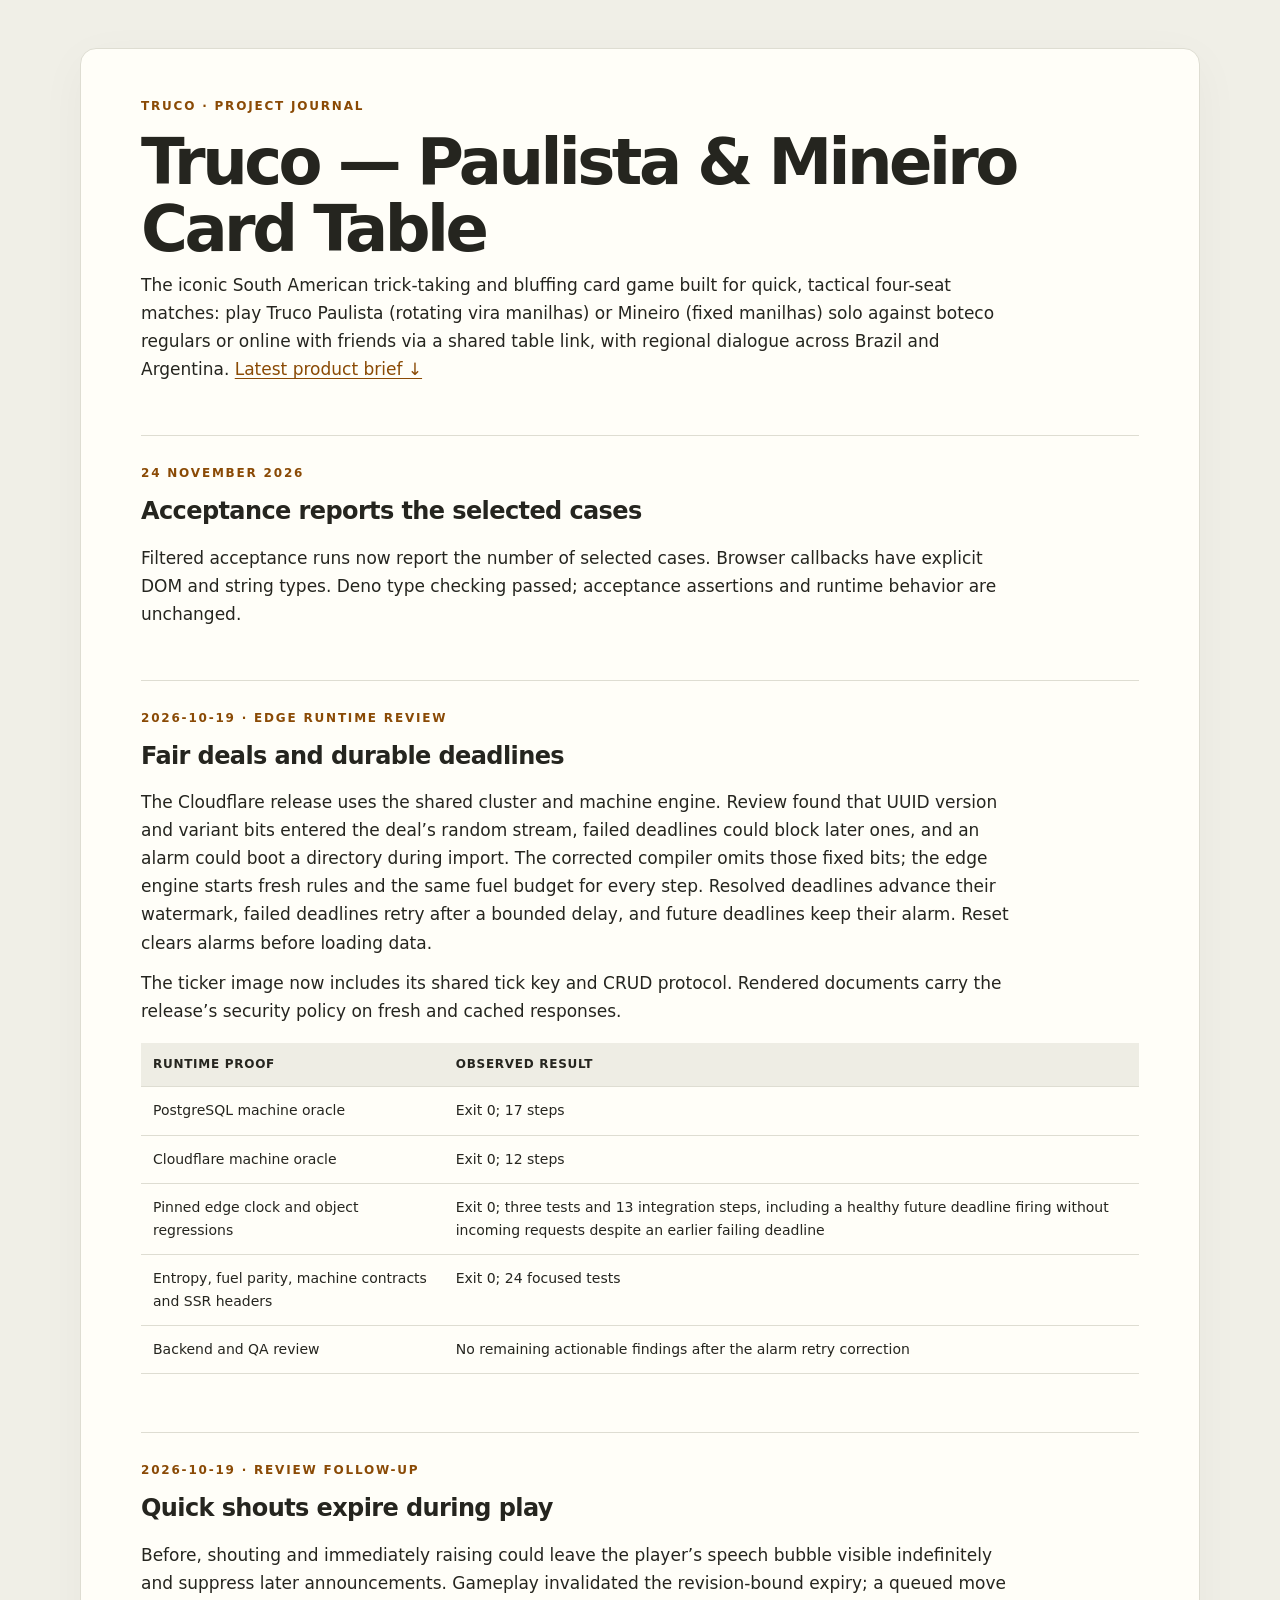
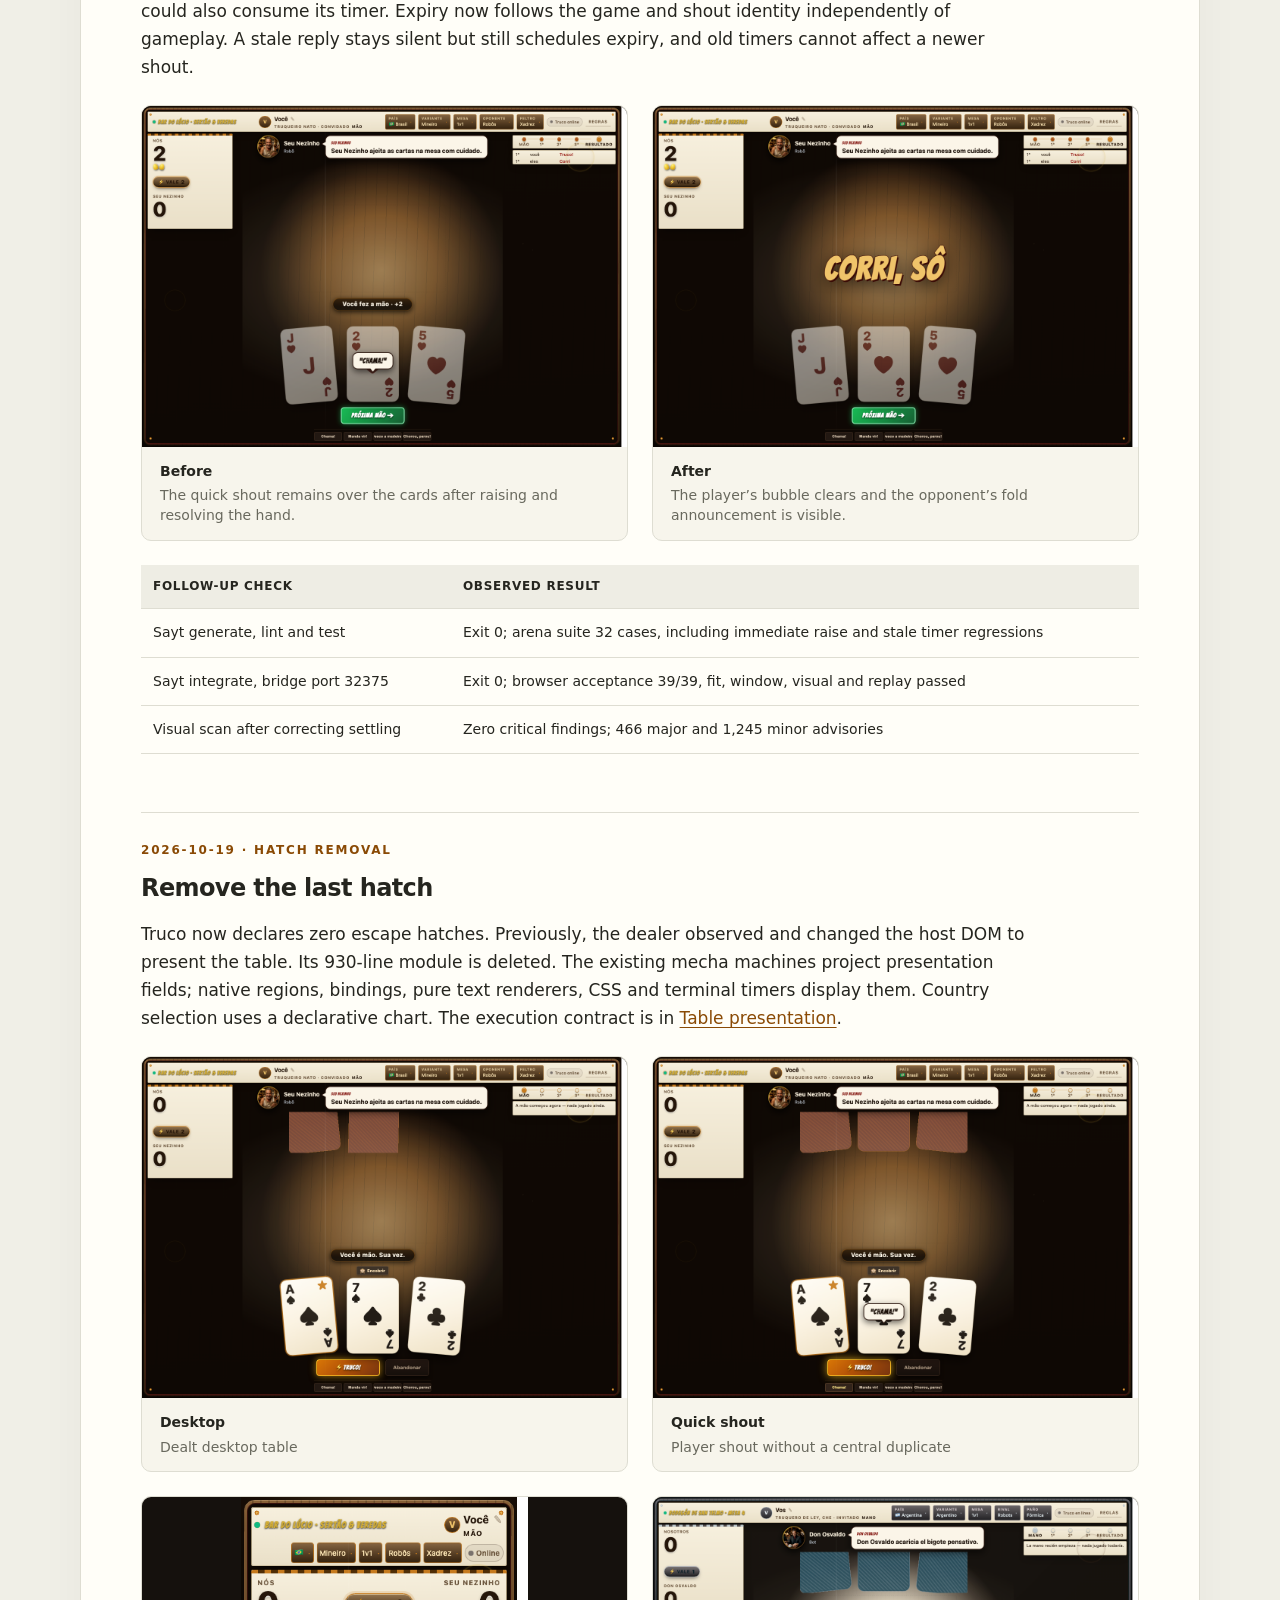
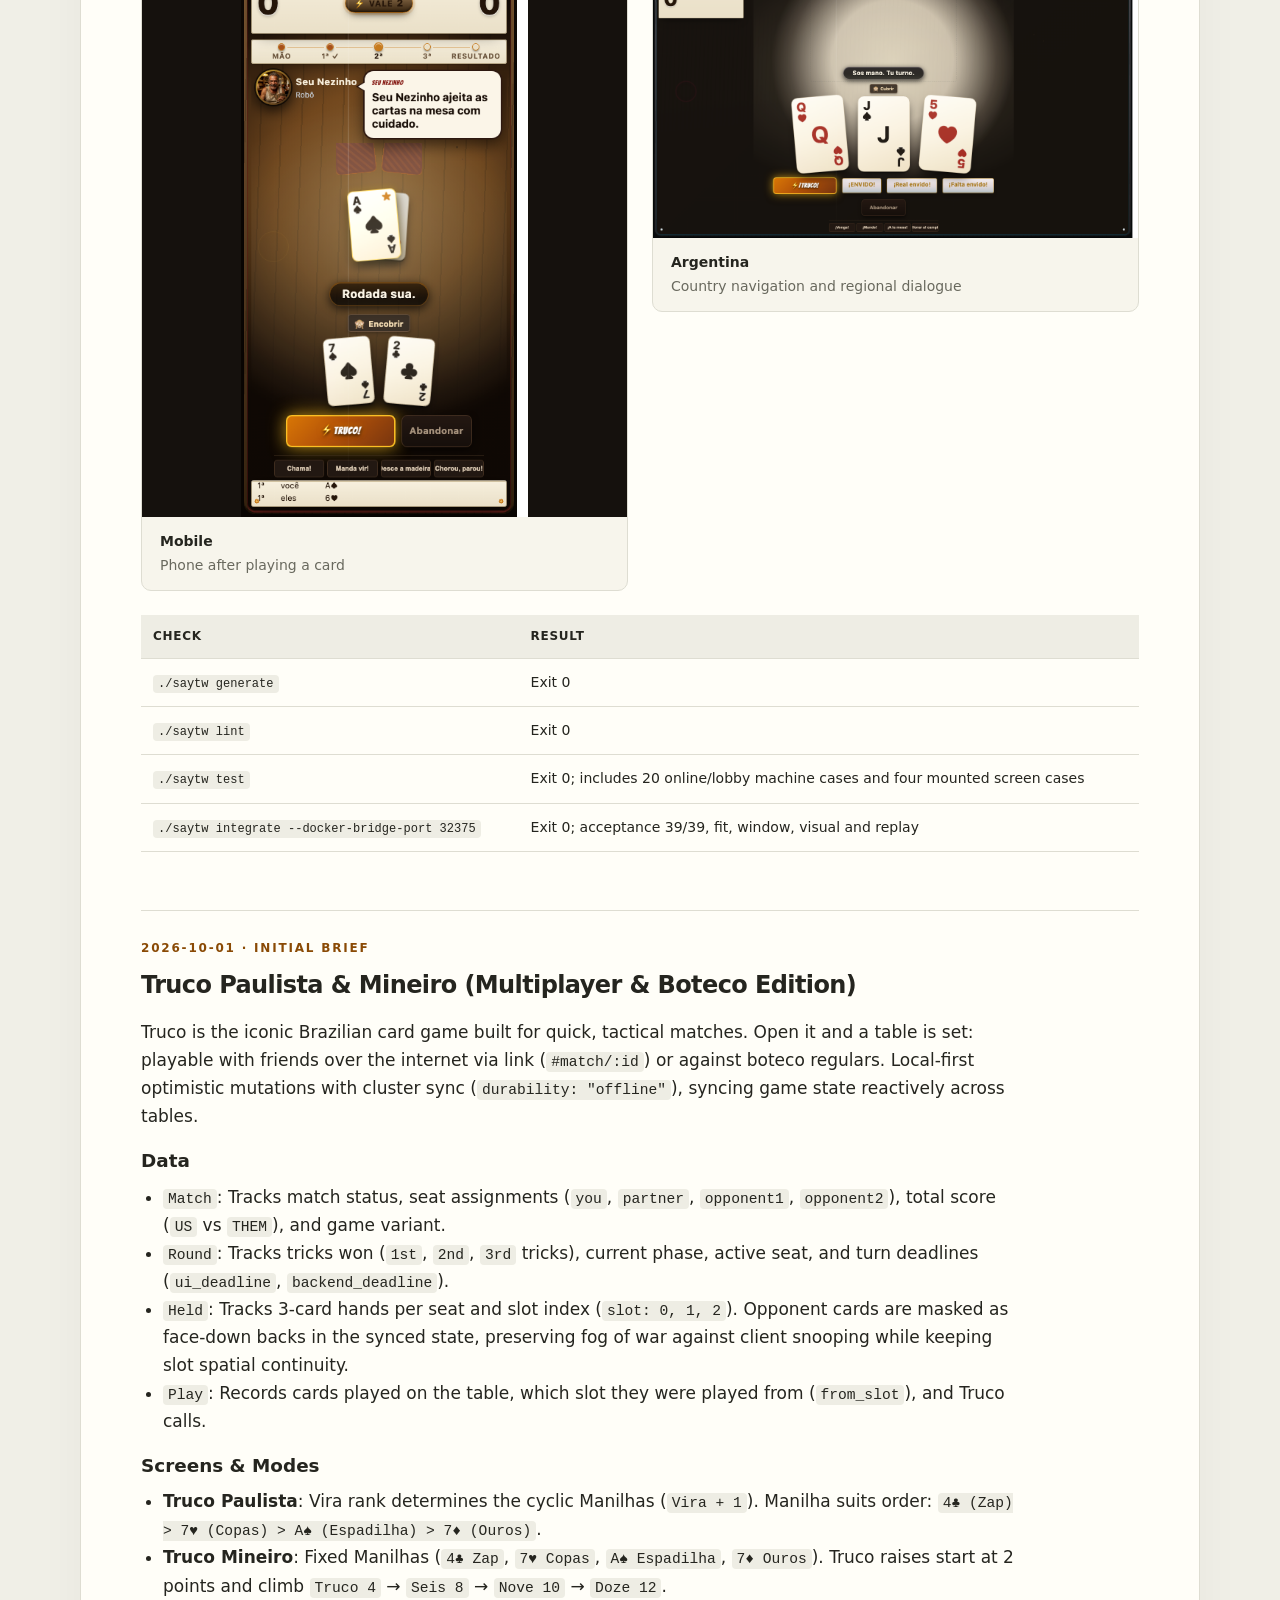
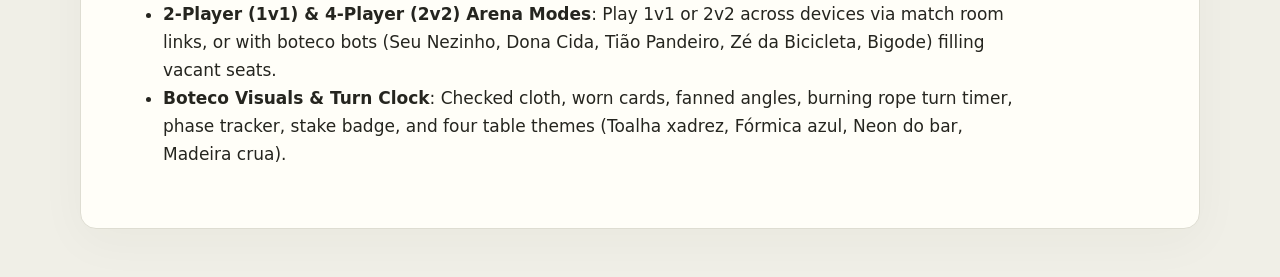
<file: journal.html>
<!doctype html>
<html lang="en">
<head>
<meta charset="utf-8">
<meta name="viewport" content="width=device-width,initial-scale=1">
<title>Truco — Journal</title>
<style>
  :root { color-scheme: light; --ink:#25251f; --muted:#69695e; --line:#deddd2; --paper:#fffef8; --accent:#8a4a05; }
  * { box-sizing:border-box; }
  body { margin:0; background:#f0efe7; color:var(--ink); font:17px/1.65 system-ui,sans-serif; }
  main { max-width:1120px; margin:48px auto; padding:48px 60px; background:var(--paper); border:1px solid var(--line); border-radius:16px; box-shadow:0 12px 48px #2927190a; display:grid; gap:40px; }
  h1 { font-size:clamp(2.4rem,6vw,4rem); line-height:1.05; letter-spacing:-.055em; margin:12px 0 8px; }
  h2 { margin:8px 0 12px; font-size:1.5rem; letter-spacing:-.025em; }
  h3 { margin:16px 0 6px; font-size:1.15rem; }
  p { max-width:82ch; margin:0 0 12px; }
  article { border-top:1px solid var(--line); padding-top:28px; }
  article time, .eyebrow { color:var(--accent); text-transform:uppercase; letter-spacing:.15em; font-size:12px; font-weight:750; display:block; }
  .subtitle { color:var(--muted); margin-bottom:16px; font-size:1.1rem; }
  a { color:var(--accent); text-underline-offset:3px; }
  code { font:.86em/1.5 ui-monospace,monospace; background:#eeede4; border-radius:4px; padding:2px 5px; overflow-wrap:anywhere; }
  .gallery { display:grid; grid-template-columns:1fr 1fr; gap:24px; margin:24px 0; align-items:start; }
  figure { margin:0; border:1px solid var(--line); border-radius:10px; overflow:hidden; background:#f7f5ec; }
  figure a { display:flex; justify-content:center; background:#15110d; }
  img { display:block; width:100%; height:auto; max-height:620px; object-fit:contain; }
  figcaption { padding:14px 18px; line-height:1.45; font-size:14px; }
  figcaption strong, figcaption span { display:block; }
  figcaption span { color:var(--muted); margin-top:4px; }
  .table-wrap { overflow-x:auto; margin:18px 0; }
  table { width:100%; border-collapse:collapse; font-size:14px; text-align:left; }
  th,td { padding:12px; border-bottom:1px solid var(--line); vertical-align:top; }
  th { background:#eeede4; font-size:12px; text-transform:uppercase; letter-spacing:.06em; }
  ul { max-width:82ch; margin:0 0 12px; padding-left:22px; }
  @media(max-width:700px) { main { margin:0; border:0; border-radius:0; padding:32px 20px; } .gallery { grid-template-columns:1fr; } body { font-size:16px; } }
</style>
</head>
<body>
<main>
  <header>
    <span class="eyebrow">Truco · Project journal</span>
    <h1>Truco — Paulista &amp; Mineiro Card Table</h1>
    <p>The iconic South American trick-taking and bluffing card game built for quick, tactical four-seat matches: play Truco Paulista (rotating vira manilhas) or Mineiro (fixed manilhas) solo against boteco regulars or online with friends via a shared table link, with regional dialogue across Brazil and Argentina. <a href="#initial-brief">Latest product brief ↓</a></p>
  </header>

  <article>
  <time datetime="2026-11-24">24 November 2026</time>
  <h2>Acceptance reports the selected cases</h2>
  <p>Filtered acceptance runs now report the number of selected cases. Browser callbacks have explicit DOM and string types. Deno type checking passed; acceptance assertions and runtime behavior are unchanged.</p>
</article>
<article id="turn-2026-10-19-edge">
    <time datetime="2026-10-19">2026-10-19 · Edge Runtime Review</time>
    <h2>Fair deals and durable deadlines</h2>
    <p>The Cloudflare release uses the shared cluster and machine engine. Review found that UUID version and variant bits entered the deal’s random stream, failed deadlines could block later ones, and an alarm could boot a directory during import. The corrected compiler omits those fixed bits; the edge engine starts fresh rules and the same fuel budget for every step. Resolved deadlines advance their watermark, failed deadlines retry after a bounded delay, and future deadlines keep their alarm. Reset clears alarms before loading data.</p>
    <p>The ticker image now includes its shared tick key and CRUD protocol. Rendered documents carry the release’s security policy on fresh and cached responses.</p>
    <div class="table-wrap"><table><tr><th>Runtime proof</th><th>Observed result</th></tr><tr><td>PostgreSQL machine oracle</td><td>Exit 0; 17 steps</td></tr><tr><td>Cloudflare machine oracle</td><td>Exit 0; 12 steps</td></tr><tr><td>Pinned edge clock and object regressions</td><td>Exit 0; three tests and 13 integration steps, including a healthy future deadline firing without incoming requests despite an earlier failing deadline</td></tr><tr><td>Entropy, fuel parity, machine contracts and SSR headers</td><td>Exit 0; 24 focused tests</td></tr><tr><td>Backend and QA review</td><td>No remaining actionable findings after the alarm retry correction</td></tr></table></div>
  </article>

  <article id="turn-2026-10-19-shout-expiry">
    <time datetime="2026-10-19">2026-10-19 · Review Follow-up</time>
    <h2>Quick shouts expire during play</h2>
    <p>Before, shouting and immediately raising could leave the player’s speech bubble visible indefinitely and suppress later announcements. Gameplay invalidated the revision-bound expiry; a queued move could also consume its timer. Expiry now follows the game and shout identity independently of gameplay. A stale reply stays silent but still schedules expiry, and old timers cannot affect a newer shout.</p>
    <section class="gallery" aria-label="Shout expiry before and after">
      <figure><a href="journal/2026-10-19-shout-expiry-before.png"><img src="journal/2026-10-19-shout-expiry-before.png" alt="Before: Chama remains over the player’s cards after the hand resolves"></a><figcaption><strong>Before</strong><span>The quick shout remains over the cards after raising and resolving the hand.</span></figcaption></figure>
      <figure><a href="journal/2026-10-19-shout-expiry-after.png"><img src="journal/2026-10-19-shout-expiry-after.png" alt="After: the quick shout is gone and the opponent’s fold announcement is visible"></a><figcaption><strong>After</strong><span>The player’s bubble clears and the opponent’s fold announcement is visible.</span></figcaption></figure>
    </section>
    <div class="table-wrap"><table><tr><th>Follow-up check</th><th>Observed result</th></tr><tr><td>Sayt generate, lint and test</td><td>Exit 0; arena suite 32 cases, including immediate raise and stale timer regressions</td></tr><tr><td>Sayt integrate, bridge port 32375</td><td>Exit 0; browser acceptance 39/39, fit, window, visual and replay passed</td></tr><tr><td>Visual scan after correcting settling</td><td>Zero critical findings; 466 major and 1,245 minor advisories</td></tr></table></div>
  </article>

  <article id="turn-2026-10-19-hatch-free">
    <time datetime="2026-10-19">2026-10-19 · Hatch Removal</time>
    <h2>Remove the last hatch</h2>
    <p>Truco now declares zero escape hatches. Previously, the dealer observed and changed the host DOM to present the table. Its 930-line module is deleted. The existing mecha machines project presentation fields; native regions, bindings, pure text renderers, CSS and terminal timers display them. Country selection uses a declarative chart. The execution contract is in <a href="ir.html#presentation">Table presentation</a>.</p>
    <section class="gallery" aria-label="Inspected screenshots">
      <figure><a href="journal/2026-10-19-hatch-free-desktop.png"><img src="journal/2026-10-19-hatch-free-desktop.png" alt="Dealt desktop table"></a><figcaption><strong>Desktop</strong><span>Dealt desktop table</span></figcaption></figure>
      <figure><a href="journal/2026-10-19-hatch-free-quick-shout.png"><img src="journal/2026-10-19-hatch-free-quick-shout.png" alt="Player shout without a central duplicate"></a><figcaption><strong>Quick shout</strong><span>Player shout without a central duplicate</span></figcaption></figure>
      <figure><a href="journal/2026-10-19-hatch-free-mobile.png"><img src="journal/2026-10-19-hatch-free-mobile.png" alt="Phone after playing a card"></a><figcaption><strong>Mobile</strong><span>Phone after playing a card</span></figcaption></figure>
      <figure><a href="journal/2026-10-19-hatch-free-argentina.png"><img src="journal/2026-10-19-hatch-free-argentina.png" alt="Country navigation and regional dialogue"></a><figcaption><strong>Argentina</strong><span>Country navigation and regional dialogue</span></figcaption></figure>
    </section>
    <div class="table-wrap"><table><tr><th>Check</th><th>Result</th></tr><tr><td><code>./saytw generate</code></td><td>Exit 0</td></tr><tr><td><code>./saytw lint</code></td><td>Exit 0</td></tr><tr><td><code>./saytw test</code></td><td>Exit 0; includes 20 online/lobby machine cases and four mounted screen cases</td></tr><tr><td><code>./saytw integrate --docker-bridge-port 32375</code></td><td>Exit 0; acceptance 39/39, fit, window, visual and replay</td></tr></table></div>
  </article>

  <article id="initial-brief">
    <time datetime="2026-10-01">2026-10-01 · Initial Brief</time>
    <h2>Truco Paulista &amp; Mineiro (Multiplayer &amp; Boteco Edition)</h2>
    <p>Truco is the iconic Brazilian card game built for quick, tactical matches. Open it and a table is set: playable with friends over the internet via link (<code>#match/:id</code>) or against boteco regulars. Local-first optimistic mutations with cluster sync (<code>durability: "offline"</code>), syncing game state reactively across tables.</p>
    <h3>Data</h3>
    <ul>
      <li><code>Match</code>: Tracks match status, seat assignments (<code>you</code>, <code>partner</code>, <code>opponent1</code>, <code>opponent2</code>), total score (<code>US</code> vs <code>THEM</code>), and game variant.</li>
      <li><code>Round</code>: Tracks tricks won (<code>1st</code>, <code>2nd</code>, <code>3rd</code> tricks), current phase, active seat, and turn deadlines (<code>ui_deadline</code>, <code>backend_deadline</code>).</li>
      <li><code>Held</code>: Tracks 3-card hands per seat and slot index (<code>slot: 0, 1, 2</code>). Opponent cards are masked as face-down backs in the synced state, preserving fog of war against client snooping while keeping slot spatial continuity.</li>
      <li><code>Play</code>: Records cards played on the table, which slot they were played from (<code>from_slot</code>), and Truco calls.</li>
    </ul>
    <h3>Screens &amp; Modes</h3>
    <ul>
      <li><strong>Truco Paulista</strong>: Vira rank determines the cyclic Manilhas (<code>Vira + 1</code>). Manilha suits order: <code>4♣ (Zap) &gt; 7♥ (Copas) &gt; A♠ (Espadilha) &gt; 7♦ (Ouros)</code>.</li>
      <li><strong>Truco Mineiro</strong>: Fixed Manilhas (<code>4♣ Zap</code>, <code>7♥ Copas</code>, <code>A♠ Espadilha</code>, <code>7♦ Ouros</code>). Truco raises start at 2 points and climb <code>Truco 4</code> → <code>Seis 8</code> → <code>Nove 10</code> → <code>Doze 12</code>.</li>
      <li><strong>2-Player (1v1) &amp; 4-Player (2v2) Arena Modes</strong>: Play 1v1 or 2v2 across devices via match room links, or with boteco bots (Seu Nezinho, Dona Cida, Tião Pandeiro, Zé da Bicicleta, Bigode) filling vacant seats.</li>
      <li><strong>Boteco Visuals &amp; Turn Clock</strong>: Checked cloth, worn cards, fanned angles, burning rope turn timer, phase tracker, stake badge, and four table themes (Toalha xadrez, Fórmica azul, Neon do bar, Madeira crua).</li>
    </ul>
  </article>
</main>
</body>
</html>
</file>
